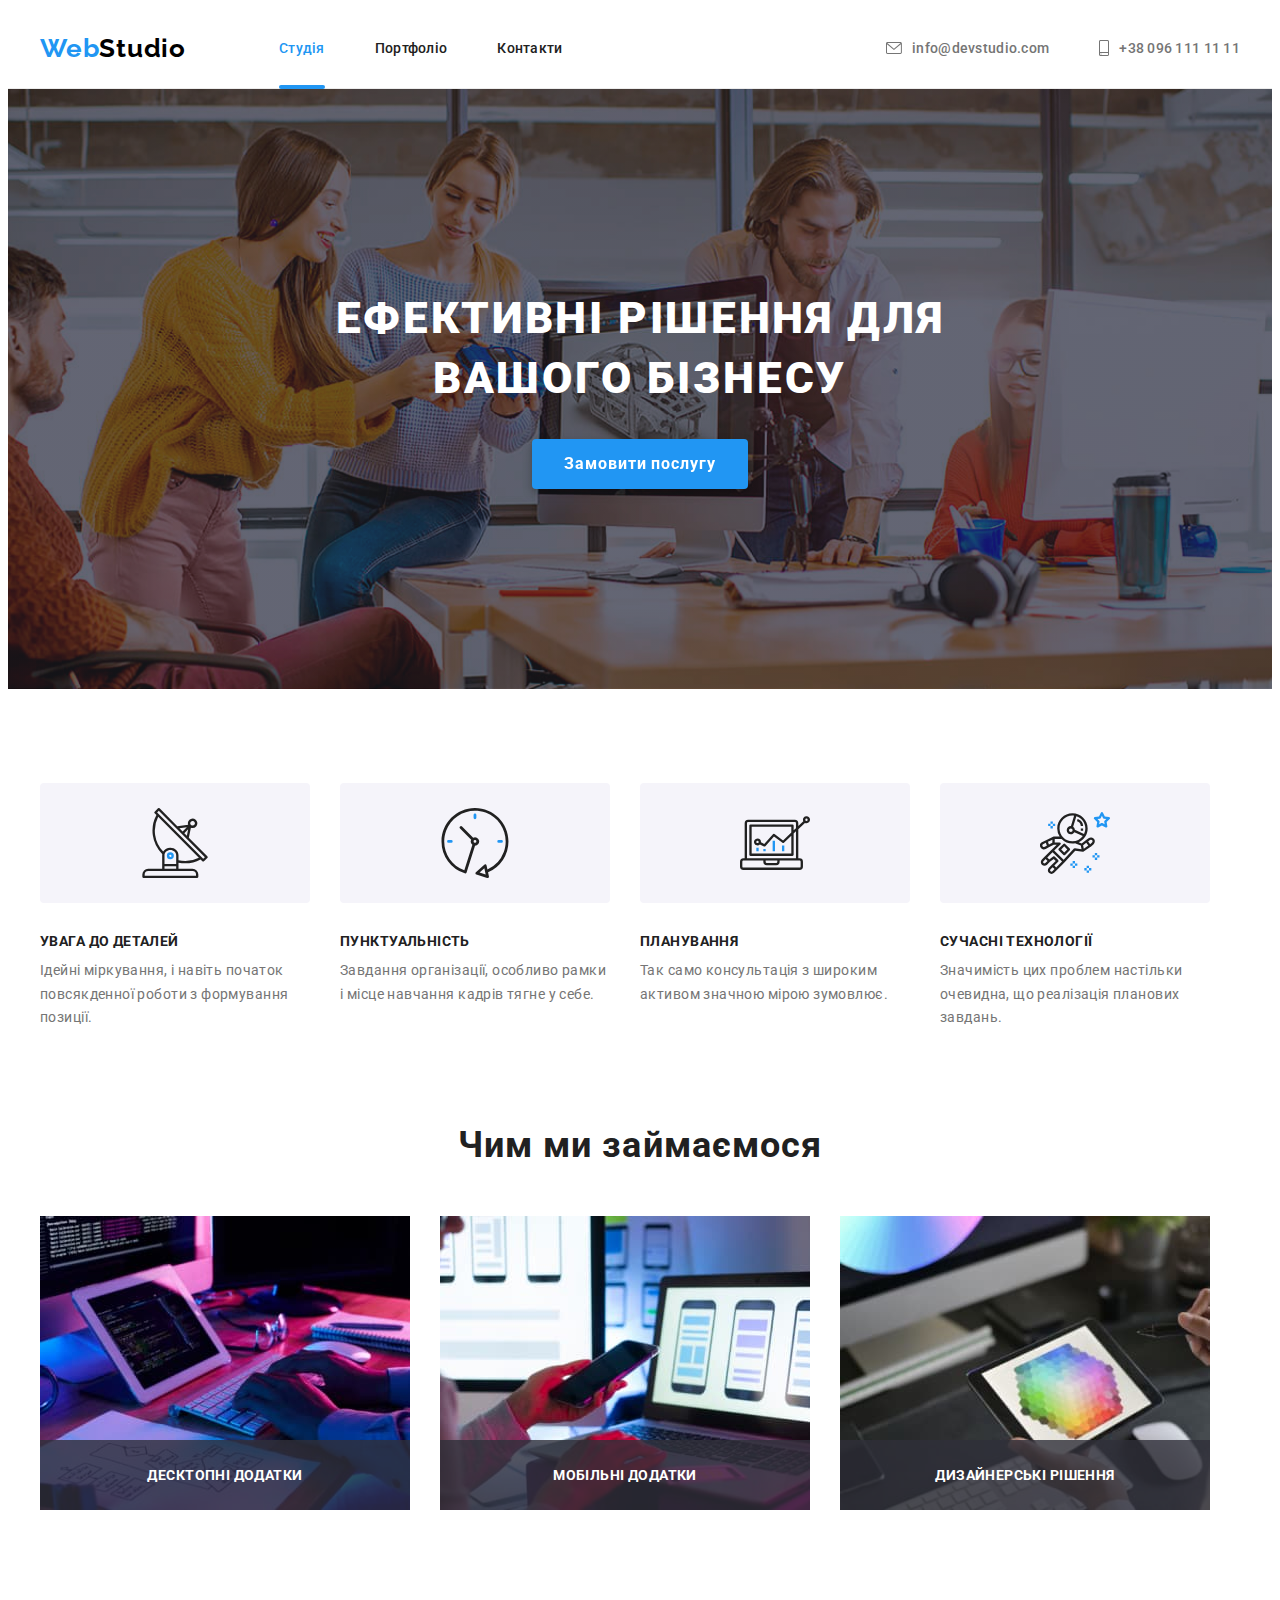
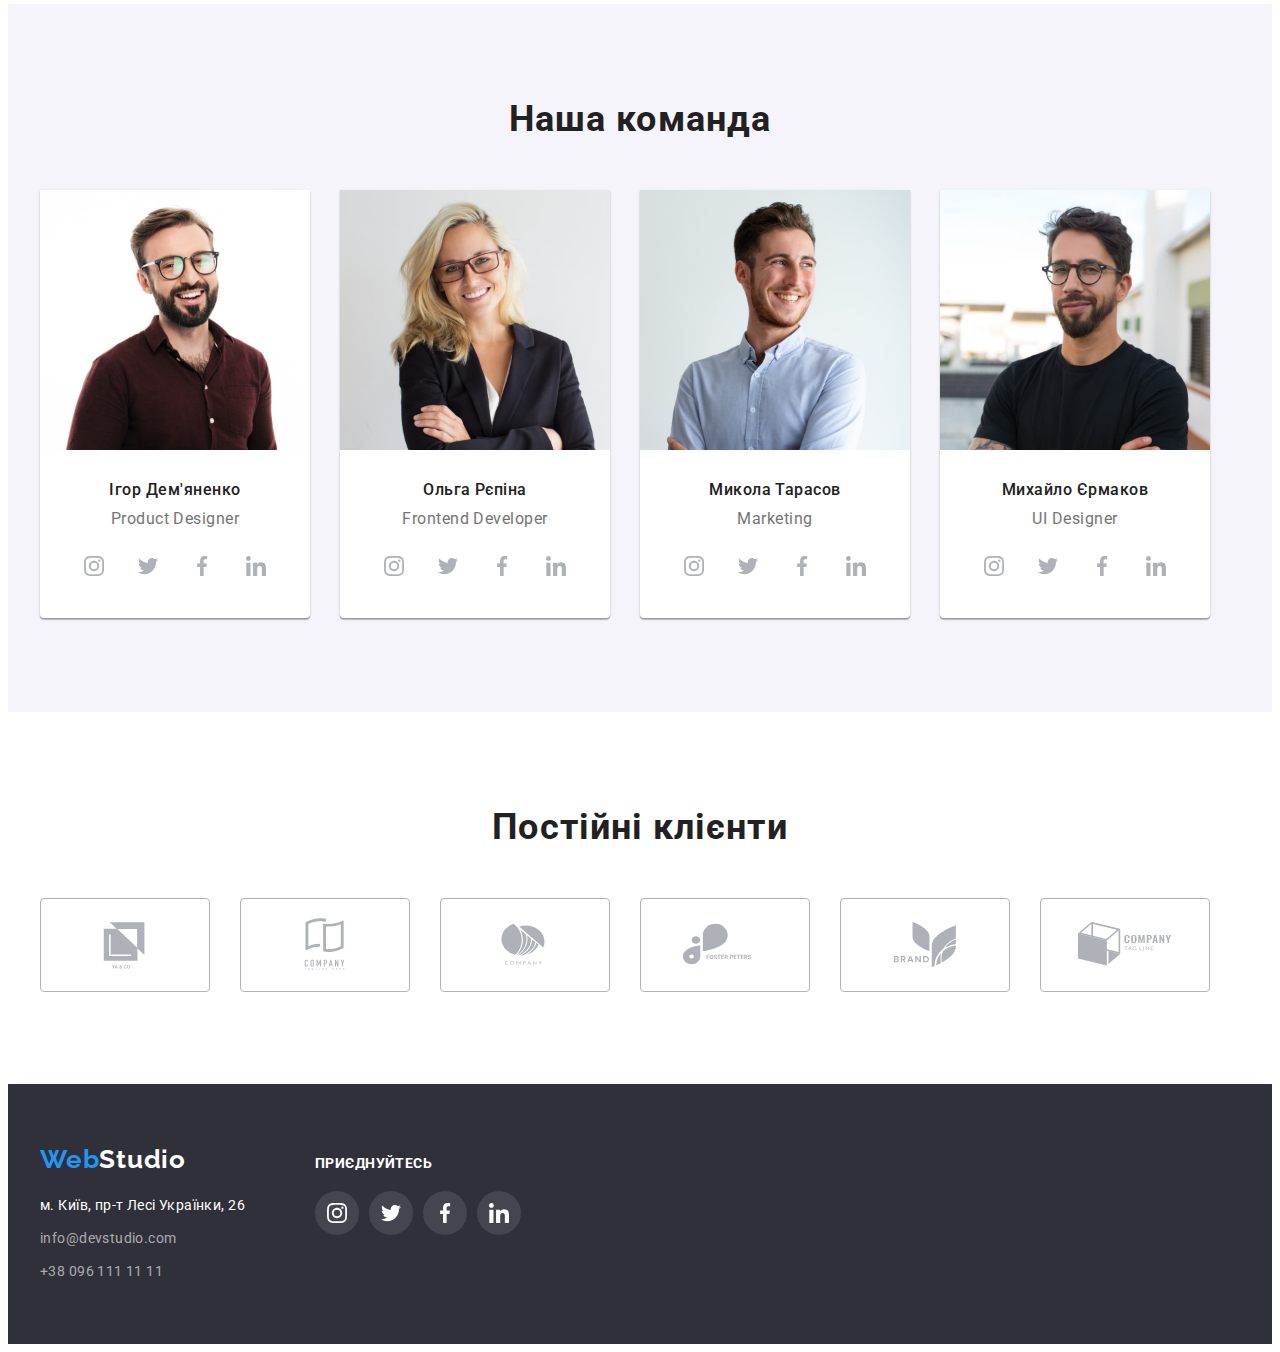
<file: index.html>
<!DOCTYPE html>
<html lang="uk">
  <head>
    <meta charset="UTF-8" />
    <meta name="viewport" content="width=device-width, initial-scale=1.0" />
    <link
      href="https://fonts.googleapis.com/css2?family=Raleway:wght@700&family=Roboto:wght@400;500;700;900&display=swap"
      rel="stylesheet"
    />
    <link
      rel="stylesheet"
      href="https://cdnjs.cloudflare.com/ajax/libs/modern-normalize/2.0.0/modern-normalize.min.css"
      integrity="sha512-4xo8blKMVCiXpTaLzQSLSw3KFOVPWhm/TRtuPVc4WG6kUgjH6J03IBuG7JZPkcWMxJ5huwaBpOpnwYElP/m6wg=="
      crossorigin="anonymous"
      referrerpolicy="no-referrer"
    />
    <link rel="stylesheet" href="./css/styles.css" />
    <title>WebStudio</title>
  </head>
  <body>
    <header class="header">
      <div class="container header-container">
        <a href="./index.html" class="header-logo logo link"
          >Web<span class="header-logo-dark">Studio</span></a
        >
        <nav class="navigation">
          <ul class="navigation-list list">
            <li class="navigation-list-item">
              <a class="navigation-list-link link active" href="./index.html"
                >Студія</a
              >
            </li>
            <li class="navigation-list-item">
              <a class="navigation-list-link link" href="./portfolio.html"
                >Портфоліо</a
              >
            </li>
            <li class="navigation-list-item">
              <a class="navigation-list-link link" href="#">Контакти</a>
            </li>
          </ul>
        </nav>
        <ul class="contacts-list list">
          <li class="contacts-list-item">
            <a class="contacts-list-link link" href="mailto:info@devstudio.com">
              <svg class="contacts-icon" width="16" height="12">
                <use href="./images/icons/sprite.svg#icon-mail"></use>
              </svg>
              info@devstudio.com</a
            >
          </li>
          <li class="contacts-list-item">
            <a class="contacts-list-link link" href="tel:+380961111111"
              ><svg class="contacts-icon" width="10" height="16">
                <use
                  href="./images/icons/sprite.svg#icon-smartphone"
                ></use></svg
              >+38 096 111 11 11</a
            >
          </li>
        </ul>
      </div>
    </header>
    <main>
      <section class="hero">
        <div class="container hero-container">
          <h1 class="hero-title title">Ефективні рішення для вашого бізнесу</h1>
          <button class="hero-btn btn" type="button" data-modal-open>
            Замовити послугу
          </button>
          <div class="backdrop is-hidden" data-modal>
            <div class="modal-wrapper">
              <button type="submit" class="modal-close" data-modal-close>
                <svg class="modal-close-icon" width="18" height="18">
                  <use href="./images/icons/sprite.svg#icon-close"></use>
                </svg>
              </button>
              <form action="" class="modal-form"></form>
            </div>
          </div>
        </div>
      </section>
      <section class="about section">
        <div class="container">
          <ul class="about-list list">
            <li class="about-list-item">
              <div class="icon-container">
                <svg class="about-icon" width="70" height="70">
                  <use href="./images/icons/sprite.svg#icon-antenna"></use>
                </svg>
              </div>
              <h3 class="about-list-item-title">УВАГА ДО ДЕТАЛЕЙ</h3>
              <p class="about-list-item-text">
                Ідейні міркування, і навіть початок повсякденної роботи з
                формування позиції.
              </p>
            </li>
            <li class="about-list-item">
              <div class="icon-container">
                <svg class="about-icon" width="70" height="70">
                  <use href="./images/icons/sprite.svg#icon-clock"></use>
                </svg>
              </div>
              <h3 class="about-list-item-title">ПУНКТУАЛЬНІСТЬ</h3>
              <p class="about-list-item-text">
                Завдання організації, особливо рамки і місце навчання кадрів
                тягне у себе.
              </p>
            </li>
            <li class="about-list-item">
              <div class="icon-container">
                <svg class="about-icon" width="70" height="70">
                  <use href="./images/icons/sprite.svg#icon-diagram"></use>
                </svg>
              </div>
              <h3 class="about-list-item-title">ПЛАНУВАННЯ</h3>
              <p class="about-list-item-text">
                Так само консультація з широким активом значною мірою зумовлює.
              </p>
            </li>
            <li class="about-list-item">
              <div class="icon-container">
                <svg class="about-icon" width="70" height="70">
                  <use href="./images/icons/sprite.svg#icon-astronaut"></use>
                </svg>
              </div>
              <h3 class="about-list-item-title">СУЧАСНІ ТЕХНОЛОГІЇ</h3>
              <p class="about-list-item-text">
                Значимість цих проблем настільки очевидна, що реалізація
                планових завдань.
              </p>
            </li>
          </ul>
        </div>
      </section>
      <section class="specialization section">
        <div class="container">
          <h2 class="specialization-title title">Чим ми займаємося</h2>
          <ul class="specialization-list list">
            <li class="specialization-list-item">
              <img
                src="./images/whatwedo1.jpg"
                alt="Hands on the keyboard"
                width="370"
                height="294"
              />
              <p class="specialization-list-item-text">Десктопні додатки</p>
            </li>
            <li class="specialization-list-item">
              <img
                src="./images/whatwedo2.jpg"
                alt="Phone in a hand"
                width="370"
                height="294"
              />
              <p class="specialization-list-item-text">Мобільні додатки</p>
            </li>
            <li class="specialization-list-item">
              <img
                src="./images/whatwedo3.jpg"
                alt="Tablet in a hand"
                width="370"
                height="294"
              />
              <p class="specialization-list-item-text">Дизайнерські рішення</p>
            </li>
          </ul>
        </div>
      </section>
      <section class="team section">
        <div class="container">
          <h2 class="team-title title">Наша команда</h2>
          <ul class="team-list list">
            <li class="team-list-item">
              <img
                src="./images/team1.jpg"
                alt="Man"
                width="270"
                height="260"
              />
              <div class="team-info">
                <h3 class="team-list-item-title">Ігор Дем'яненко</h3>
                <p class="team-list-item-text">Product Designer</p>
                <ul class="social-list list">
                  <li>
                    <a
                      class="social-link"
                      href=""
                      target="_blank"
                      aria-label="іконка Інстаграм"
                    >
                      <svg class="social-icon" width="20" height="20">
                        <use
                          href="./images/icons/sprite.svg#icon-instagram"
                        ></use>
                      </svg>
                    </a>
                  </li>
                  <li>
                    <a
                      class="social-link"
                      href=""
                      target="_blank"
                      aria-label="іконка Твіттер"
                    >
                      <svg class="social-icon" width="20" height="20">
                        <use
                          href="./images/icons/sprite.svg#icon-twitter"
                        ></use>
                      </svg>
                    </a>
                  </li>
                  <li>
                    <a
                      class="social-link"
                      href=""
                      target="_blank"
                      aria-label="іконка Фейсбук"
                    >
                      <svg class="social-icon" width="20" height="20">
                        <use
                          href="./images/icons/sprite.svg#icon-facebook"
                        ></use></svg
                    ></a>
                  </li>
                  <li>
                    <a
                      class="social-link"
                      href=""
                      target="_blank"
                      aria-label="іконка Лінкедін"
                    >
                      <svg class="social-icon" width="20" height="20">
                        <use
                          href="./images/icons/sprite.svg#icon-linkedin"
                        ></use></svg
                    ></a>
                  </li>
                </ul>
              </div>
            </li>
            <li class="team-list-item">
              <img
                src="./images/team2.jpg"
                alt="Man"
                width="270"
                height="260"
              />
              <div class="team-info">
                <h3 class="team-list-item-title">Ольга Рєпіна</h3>
                <p class="team-list-item-text">Frontend Developer</p>
                <ul class="social-list list">
                  <li>
                    <a
                      class="social-link"
                      href=""
                      target="_blank"
                      aria-label="іконка Інстаграм"
                    >
                      <svg class="social-icon" width="20" height="20">
                        <use
                          href="./images/icons/sprite.svg#icon-instagram"
                        ></use>
                      </svg>
                    </a>
                  </li>
                  <li>
                    <a
                      class="social-link"
                      href=""
                      target="_blank"
                      aria-label="іконка Твіттер"
                    >
                      <svg class="social-icon" width="20" height="20">
                        <use
                          href="./images/icons/sprite.svg#icon-twitter"
                        ></use>
                      </svg>
                    </a>
                  </li>
                  <li>
                    <a
                      class="social-link"
                      href=""
                      target="_blank"
                      aria-label="іконка Фейсбук"
                    >
                      <svg class="social-icon" width="20" height="20">
                        <use
                          href="./images/icons/sprite.svg#icon-facebook"
                        ></use></svg
                    ></a>
                  </li>
                  <li>
                    <a
                      class="social-link"
                      href=""
                      target="_blank"
                      aria-label="іконка Лінкедін"
                    >
                      <svg class="social-icon" width="20" height="20">
                        <use
                          href="./images/icons/sprite.svg#icon-linkedin"
                        ></use></svg
                    ></a>
                  </li>
                </ul>
              </div>
            </li>
            <li class="team-list-item">
              <img
                src="./images/team3.jpg"
                alt="Man"
                width="270"
                height="260"
              />
              <div class="team-info">
                <h3 class="team-list-item-title">Микола Тарасов</h3>
                <p class="team-list-item-text">Marketing</p>
                <ul class="social-list list">
                  <li>
                    <a
                      class="social-link"
                      href=""
                      target="_blank"
                      aria-label="іконка Інстаграм"
                    >
                      <svg class="social-icon" width="20" height="20">
                        <use
                          href="./images/icons/sprite.svg#icon-instagram"
                        ></use>
                      </svg>
                    </a>
                  </li>
                  <li>
                    <a
                      class="social-link"
                      href=""
                      target="_blank"
                      aria-label="іконка Твіттер"
                    >
                      <svg class="social-icon" width="20" height="20">
                        <use
                          href="./images/icons/sprite.svg#icon-twitter"
                        ></use>
                      </svg>
                    </a>
                  </li>
                  <li>
                    <a
                      class="social-link"
                      href=""
                      target="_blank"
                      aria-label="іконка Фейсбук"
                    >
                      <svg class="social-icon" width="20" height="20">
                        <use
                          href="./images/icons/sprite.svg#icon-facebook"
                        ></use></svg
                    ></a>
                  </li>
                  <li>
                    <a
                      class="social-link"
                      href=""
                      target="_blank"
                      aria-label="іконка Лінкедін"
                    >
                      <svg class="social-icon" width="20" height="20">
                        <use
                          href="./images/icons/sprite.svg#icon-linkedin"
                        ></use></svg
                    ></a>
                  </li>
                </ul>
              </div>
            </li>
            <li class="team-list-item">
              <img
                src="./images/team4.jpg"
                alt="Man"
                width="270"
                height="260"
              />
              <div class="team-info">
                <h3 class="team-list-item-title">Михайло Єрмаков</h3>
                <p class="team-list-item-text">UI Designer</p>
                <ul class="social-list list">
                  <li>
                    <a
                      class="social-link"
                      href=""
                      target="_blank"
                      aria-label="іконка Інстаграм"
                    >
                      <svg class="social-icon" width="20" height="20">
                        <use
                          href="./images/icons/sprite.svg#icon-instagram"
                        ></use>
                      </svg>
                    </a>
                  </li>
                  <li>
                    <a
                      class="social-link"
                      href=""
                      target="_blank"
                      aria-label="іконка Твіттер"
                    >
                      <svg class="social-icon" width="20" height="20">
                        <use
                          href="./images/icons/sprite.svg#icon-twitter"
                        ></use>
                      </svg>
                    </a>
                  </li>
                  <li>
                    <a
                      class="social-link"
                      href=""
                      target="_blank"
                      aria-label="іконка Фейсбук"
                    >
                      <svg class="social-icon" width="20" height="20">
                        <use
                          href="./images/icons/sprite.svg#icon-facebook"
                        ></use></svg
                    ></a>
                  </li>
                  <li>
                    <a
                      class="social-link"
                      href=""
                      target="_blank"
                      aria-label="іконка Лінкедін"
                    >
                      <svg class="social-icon" width="20" height="20">
                        <use
                          href="./images/icons/sprite.svg#icon-linkedin"
                        ></use></svg
                    ></a>
                  </li>
                </ul>
              </div>
            </li>
          </ul>
        </div>
      </section>
      <section class="clients section">
        <div class="container">
          <h2 class="clients-title title">Постійні клієнти</h2>
          <ul class="clients-list list">
            <li class="clients-list-item">
              <a href="" class="clients-list-link link"
                ><svg class="clients-icon" width="106" height="60">
                  <use
                    href="./images/icons/sprite.svg#icon-partner1"
                  ></use></svg
              ></a>
            </li>
            <li class="clients-list-item">
              <a href="" class="clients-list-link link"
                ><svg class="clients-icon" width="106" height="60">
                  <use
                    href="./images/icons/sprite.svg#icon-partner2"
                  ></use></svg
              ></a>
            </li>
            <li class="clients-list-item">
              <a href="" class="clients-list-link link"
                ><svg class="clients-icon" width="106" height="60">
                  <use
                    href="./images/icons/sprite.svg#icon-partner3"
                  ></use></svg
              ></a>
            </li>
            <li class="clients-list-item">
              <a href="" class="clients-list-link link"
                ><svg class="clients-icon" width="106" height="60">
                  <use
                    href="./images/icons/sprite.svg#icon-partner4"
                  ></use></svg
              ></a>
            </li>
            <li class="clients-list-item">
              <a href="" class="clients-list-link link">
                <svg class="clients-icon" width="106" height="60">
                  <use
                    href="./images/icons/sprite.svg#icon-partner5"
                  ></use></svg
              ></a>
            </li>
            <li class="clients-list-item">
              <a href="" class="clients-list-link link"
                ><svg class="clients-icon" width="106" height="60">
                  <use
                    href="./images/icons/sprite.svg#icon-partner6"
                  ></use></svg
              ></a>
            </li>
          </ul>
        </div>
      </section>
    </main>
    <footer class="footer">
      <div class="container footer-container">
        <div class="address-container">
          <a href="./index.html" class="footer-logo logo link"
            >Web<span class="footer-logo-white">Studio</span></a
          >
          <address class="address">
            <p class="footer-address">м. Київ, пр-т Лесі Українки, 26</p>
            <ul class="footer-list list">
              <li class="footer-list-item">
                <a
                  class="footer-list-item-link link"
                  href="mailto:info@devstudio.com"
                  >info@devstudio.com</a
                >
              </li>
              <li class="footer-list-item">
                <a class="footer-list-item-link link" href="tel:+380961111111"
                  >+38 096 111 11 11</a
                >
              </li>
            </ul>
          </address>
        </div>
        <div class="join-container">
          <p class="join-text">приєднуйтесь</p>
          <ul class="social-list list">
            <li>
              <a href="" class="social-link social-link-gray link"
                ><svg
                  class="social-icon social-icon-white"
                  width="20"
                  height="20"
                >
                  <use
                    href="./images/icons/sprite.svg#icon-instagram"
                  ></use></svg
              ></a>
            </li>
            <li>
              <a href="" class="social-link social-link-gray link"
                ><svg
                  class="social-icon social-icon-white"
                  width="20"
                  height="20"
                >
                  <use href="./images/icons/sprite.svg#icon-twitter"></use></svg
              ></a>
            </li>
            <li>
              <a href="" class="social-link social-link-gray link"
                ><svg
                  class="social-icon social-icon-white"
                  width="20"
                  height="20"
                >
                  <use
                    href="./images/icons/sprite.svg#icon-facebook"
                  ></use></svg
              ></a>
            </li>
            <li>
              <a href="" class="social-link social-link-gray link"
                ><svg
                  class="social-icon social-icon-white"
                  width="20"
                  height="20"
                >
                  <use
                    href="./images/icons/sprite.svg#icon-linkedin"
                  ></use></svg
              ></a>
            </li>
          </ul>
        </div>
      </div>
    </footer>
    <script src="./js/modal.js"></script>
  </body>
</html>
</file>
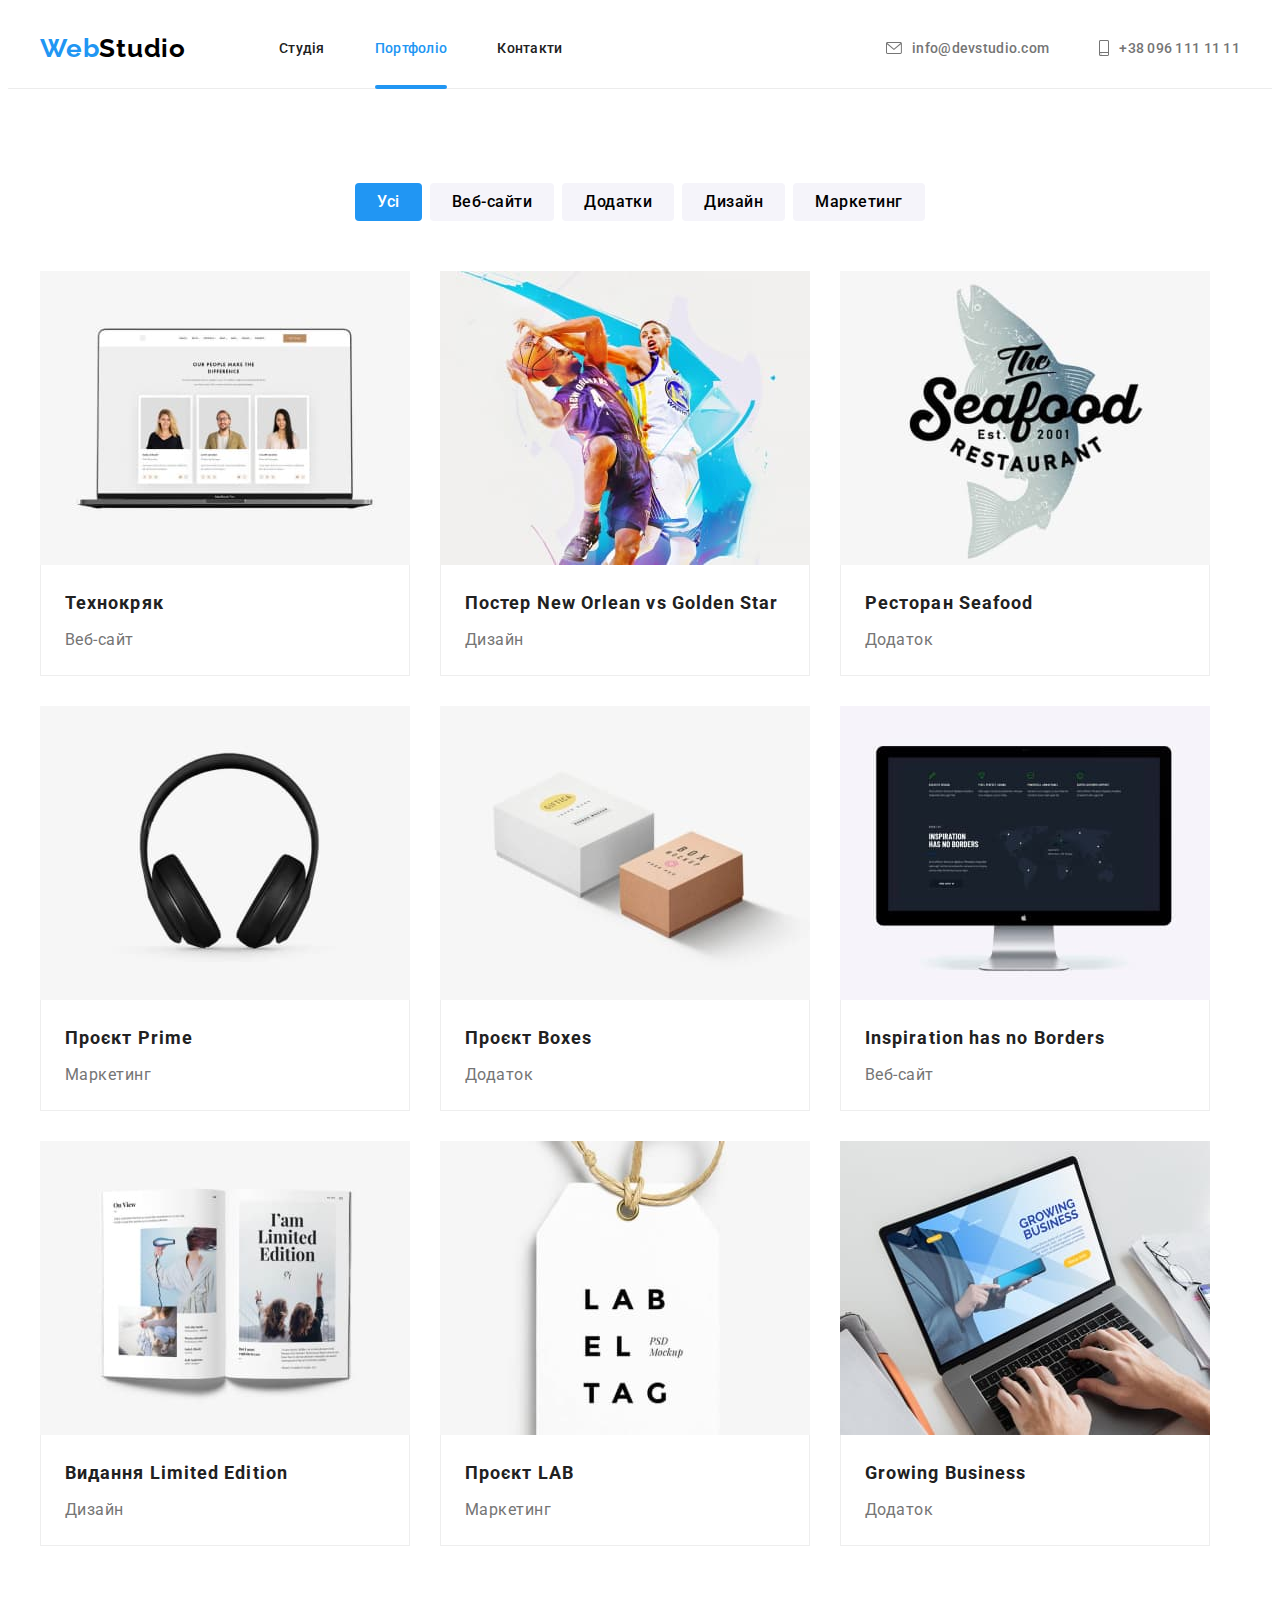
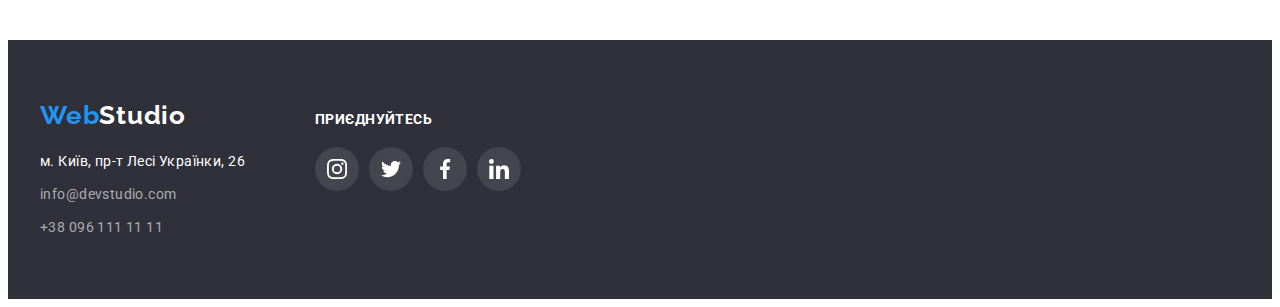
<file: portfolio.html>
<!DOCTYPE html>
<html lang="uk">
  <head>
    <meta charset="UTF-8" />
    <meta name="viewport" content="width=device-width, initial-scale=1.0" />
    <link
      href="https://fonts.googleapis.com/css2?family=Raleway:wght@700&family=Roboto:wght@400;500;700;900&display=swap"
      rel="stylesheet"
    />
    <link
      rel="stylesheet"
      href="https://cdnjs.cloudflare.com/ajax/libs/modern-normalize/2.0.0/modern-normalize.min.css"
      integrity="sha512-4xo8blKMVCiXpTaLzQSLSw3KFOVPWhm/TRtuPVc4WG6kUgjH6J03IBuG7JZPkcWMxJ5huwaBpOpnwYElP/m6wg=="
      crossorigin="anonymous"
      referrerpolicy="no-referrer"
    />
    <link rel="stylesheet" href="./css/styles.css" />
    <title>Портфоліо</title>
  </head>
  <body>
    <header class="header">
      <div class="container header-container">
        <a href="./index.html" class="header-logo logo link"
          >Web<span class="header-logo-dark">Studio</span></a
        >
        <nav class="navigation">
          <ul class="navigation-list list">
            <li class="navigation-list-item">
              <a class="navigation-list-link link" href="./index.html"
                >Студія</a
              >
            </li>
            <li class="navigation-list-item">
              <a
                class="navigation-list-link link active"
                href="./portfolio.html"
                >Портфоліо</a
              >
            </li>
            <li class="navigation-list-item">
              <a class="navigation-list-link link" href="#">Контакти</a>
            </li>
          </ul>
        </nav>
        <ul class="contacts-list list">
          <li class="contacts-list-item">
            <a class="contacts-list-link link" href="mailto:info@devstudio.com">
              <svg class="contacts-icon" width="16" height="12">
                <use href="./images/icons/sprite.svg#icon-mail"></use>
              </svg>
              info@devstudio.com</a
            >
          </li>
          <li class="contacts-list-item">
            <a class="contacts-list-link link" href="tel:+380961111111"
              ><svg class="contacts-icon" width="10" height="16">
                <use
                  href="./images/icons/sprite.svg#icon-smartphone"
                ></use></svg
              >+38 096 111 11 11</a
            >
          </li>
        </ul>
      </div>
    </header>
    <main>
      <section class="projects section">
        <div class="container">
          <ul class="projects-list list">
            <li class="projects-list-item">
              <button class="projects-btn btn active" type="button">Усі</button>
            </li>
            <li class="projects-list-item">
              <button class="projects-btn btn" type="button">Веб-сайти</button>
            </li>
            <li class="projects-list-item">
              <button class="projects-btn btn" type="button">Додатки</button>
            </li>
            <li class="projects-list-item">
              <button class="projects-btn btn" type="button">Дизайн</button>
            </li>
            <li class="projects-list-item">
              <button class="projects-btn btn" type="button">Маркетинг</button>
            </li>
          </ul>
          <ul class="projects-type-list list">
            <li class="projects-type-list-item">
              <a class="projects-type-list-link link" href="">
                <div class="project-overlay-wrapper">
                  <img
                    src="./images/portfolio/portfolio-img1.jpg"
                    alt="Laptop"
                    width="370"
                    height="294"
                  />
                  <div class="projects-overlay">
                    <p class="projects-overlay-text">
                      Ресурс пропонує комплексні пропозиції з різним рівнем
                      функціоналу та сервісів. Все це дозволить відвідувачу
                      отримати вичерпні відомості про компанію чи приватну
                      особу.
                    </p>
                  </div>
                </div>
                <div class="projects-info">
                  <h3 class="projects-type-list-title">Технокряк</h3>
                  <p class="projects-type-list-text">Веб-сайт</p>
                </div>
              </a>
            </li>
            <li class="projects-type-list-item">
              <a class="projects-type-list-link link" href="">
                <div class="project-overlay-wrapper">
                  <img
                    src="./images/portfolio/portfolio-img2.jpg"
                    alt="Laptop"
                    width="370"
                    height="294"
                  />
                  <div class="projects-overlay">
                    <p class="projects-overlay-text">
                      Ресурс пропонує комплексні пропозиції з різним рівнем
                      функціоналу та сервісів. Все це дозволить відвідувачу
                      отримати вичерпні відомості про компанію чи приватну
                      особу.
                    </p>
                  </div>
                </div>
                <div class="projects-info">
                  <h3 class="projects-type-list-title">
                    Постер New Orlean vs Golden Star
                  </h3>
                  <p class="projects-type-list-text">Дизайн</p>
                </div>
              </a>
            </li>
            <li class="projects-type-list-item">
              <a class="projects-type-list-link link" href=""
                ><div class="project-overlay-wrapper">
                  <img
                    src="./images/portfolio/portfolio-img3.jpg"
                    alt="Laptop"
                    width="370"
                    height="294"
                  />
                  <div class="projects-overlay">
                    <p class="projects-overlay-text">
                      Ресурс пропонує комплексні пропозиції з різним рівнем
                      функціоналу та сервісів. Все це дозволить відвідувачу
                      отримати вичерпні відомості про компанію чи приватну
                      особу.
                    </p>
                  </div>
                </div>
                <div class="projects-info">
                  <h3 class="projects-type-list-title">Ресторан Seafood</h3>
                  <p class="projects-type-list-text">Додаток</p>
                </div>
              </a>
            </li>
            <li class="projects-type-list-item">
              <a class="projects-type-list-link link" href=""
                ><div class="project-overlay-wrapper">
                  <img
                    src="./images/portfolio/portfolio-img4.jpg"
                    alt="Laptop"
                    width="370"
                    height="294"
                  />
                  <div class="projects-overlay">
                    <p class="projects-overlay-text">
                      Ресурс пропонує комплексні пропозиції з різним рівнем
                      функціоналу та сервісів. Все це дозволить відвідувачу
                      отримати вичерпні відомості про компанію чи приватну
                      особу.
                    </p>
                  </div>
                </div>
                <div class="projects-info">
                  <h3 class="projects-type-list-title">Проєкт Prime</h3>
                  <p class="projects-type-list-text">Маркетинг</p>
                </div>
              </a>
            </li>
            <li class="projects-type-list-item">
              <a class="projects-type-list-link link" href=""
                ><div class="project-overlay-wrapper">
                  <img
                    src="./images/portfolio/portfolio-img5.jpg"
                    alt="Laptop"
                    width="370"
                    height="294"
                  />
                  <div class="projects-overlay">
                    <p class="projects-overlay-text">
                      Ресурс пропонує комплексні пропозиції з різним рівнем
                      функціоналу та сервісів. Все це дозволить відвідувачу
                      отримати вичерпні відомості про компанію чи приватну
                      особу.
                    </p>
                  </div>
                </div>
                <div class="projects-info">
                  <h3 class="projects-type-list-title">Проєкт Boxes</h3>
                  <p class="projects-type-list-text">Додаток</p>
                </div>
              </a>
            </li>
            <li class="projects-type-list-item">
              <a class="projects-type-list-link link" href="">
                <div class="project-overlay-wrapper">
                  <img
                    src="./images/portfolio/portfolio-img6.jpg"
                    alt="Laptop"
                    width="370"
                    height="294"
                  />
                  <div class="projects-overlay">
                    <p class="projects-overlay-text">
                      Ресурс пропонує комплексні пропозиції з різним рівнем
                      функціоналу та сервісів. Все це дозволить відвідувачу
                      отримати вичерпні відомості про компанію чи приватну
                      особу.
                    </p>
                  </div>
                </div>
                <div class="projects-info">
                  <h3 class="projects-type-list-title">
                    Inspiration has no Borders
                  </h3>
                  <p class="projects-type-list-text">Веб-сайт</p>
                </div>
              </a>
            </li>
            <li class="projects-type-list-item">
              <a class="projects-type-list-link link" href=""
                ><div class="project-overlay-wrapper">
                  <img
                    src="./images/portfolio/portfolio-img7.jpg"
                    alt="Laptop"
                    width="370"
                    height="294"
                  />
                  <div class="projects-overlay">
                    <p class="projects-overlay-text">
                      Ресурс пропонує комплексні пропозиції з різним рівнем
                      функціоналу та сервісів. Все це дозволить відвідувачу
                      отримати вичерпні відомості про компанію чи приватну
                      особу.
                    </p>
                  </div>
                </div>
                <div class="projects-info">
                  <h3 class="projects-type-list-title">
                    Видання Limited Edition
                  </h3>
                  <p class="projects-type-list-text">Дизайн</p>
                </div>
              </a>
            </li>
            <li class="projects-type-list-item">
              <a class="projects-type-list-link link" href=""
                ><div class="project-overlay-wrapper">
                  <img
                    src="./images/portfolio/portfolio-img8.jpg"
                    alt="Laptop"
                    width="370"
                    height="294"
                  />
                  <div class="projects-overlay">
                    <p class="projects-overlay-text">
                      Ресурс пропонує комплексні пропозиції з різним рівнем
                      функціоналу та сервісів. Все це дозволить відвідувачу
                      отримати вичерпні відомості про компанію чи приватну
                      особу.
                    </p>
                  </div>
                </div>
                <div class="projects-info">
                  <h3 class="projects-type-list-title">Проєкт LAB</h3>
                  <p class="projects-type-list-text">Маркетинг</p>
                </div>
              </a>
            </li>
            <li class="projects-type-list-item">
              <a class="projects-type-list-link link" href=""
                ><div class="project-overlay-wrapper">
                  <img
                    src="./images/portfolio/portfolio-img9.jpg"
                    alt="Laptop"
                    width="370"
                    height="294"
                  />
                  <div class="projects-overlay">
                    <p class="projects-overlay-text">
                      Ресурс пропонує комплексні пропозиції з різним рівнем
                      функціоналу та сервісів. Все це дозволить відвідувачу
                      отримати вичерпні відомості про компанію чи приватну
                      особу.
                    </p>
                  </div>
                </div>
                <div class="projects-info">
                  <h3 class="projects-type-list-title">Growing Business</h3>
                  <p class="projects-type-list-text">Додаток</p>
                </div>
              </a>
            </li>
          </ul>
        </div>
      </section>
    </main>
    <footer class="footer">
      <div class="container footer-container">
        <div class="address-container">
          <a href="./index.html" class="footer-logo logo link"
            >Web<span class="footer-logo-white">Studio</span></a
          >
          <address class="address">
            <p class="footer-address">м. Київ, пр-т Лесі Українки, 26</p>
            <ul class="footer-list list">
              <li class="footer-list-item">
                <a
                  class="footer-list-item-link link"
                  href="mailto:info@devstudio.com"
                  >info@devstudio.com</a
                >
              </li>
              <li class="footer-list-item">
                <a class="footer-list-item-link link" href="tel:+380961111111"
                  >+38 096 111 11 11</a
                >
              </li>
            </ul>
          </address>
        </div>
        <div class="join-container">
          <p class="join-text">приєднуйтесь</p>
          <ul class="social-list list">
            <li>
              <a href="" class="social-link social-link-gray link"
                ><svg
                  class="social-icon social-icon-white"
                  width="20"
                  height="20"
                >
                  <use
                    href="./images/icons/sprite.svg#icon-instagram"
                  ></use></svg
              ></a>
            </li>
            <li>
              <a href="" class="social-link social-link-gray link"
                ><svg
                  class="social-icon social-icon-white"
                  width="20"
                  height="20"
                >
                  <use href="./images/icons/sprite.svg#icon-twitter"></use></svg
              ></a>
            </li>
            <li>
              <a href="" class="social-link social-link-gray link"
                ><svg
                  class="social-icon social-icon-white"
                  width="20"
                  height="20"
                >
                  <use
                    href="./images/icons/sprite.svg#icon-facebook"
                  ></use></svg
              ></a>
            </li>
            <li>
              <a href="" class="social-link social-link-gray link"
                ><svg
                  class="social-icon social-icon-white"
                  width="20"
                  height="20"
                >
                  <use
                    href="./images/icons/sprite.svg#icon-linkedin"
                  ></use></svg
              ></a>
            </li>
          </ul>
        </div>
      </div>
    </footer>
  </body>
</html>
</file>
<file: css/styles.css>
:root {
  /* Шрифти */
  --main-font: Roboto, sans-serif;
  --secondary-font: Raleway;
  /* Кольори */
  --title-cl: #212121;
  --txt-cl: #757575;
  --accent-cl: #2196f3;
  --bg-cl: #2f303a;
}
/* Загальні стилі */
body {
  font-family: var(--main-font);
  color: var(--txt-cl);
  font-size: 14px;
}

h1,
h2,
h3,
h4,
h5,
h5,
p {
  margin: 0;
}

img {
  display: block;
}

ul,
ol {
  padding: 0;
  margin: 0;
}

.container {
  width: 1200px;
  padding-left: 15px;
  padding-right: 15px;
  margin: 0 auto;
}

.list {
  list-style: none;
}

.link {
  text-decoration: none;
  display: block;
}

.logo {
  color: var(--accent-cl);
  font-family: Raleway;
  font-size: 26px;
  font-weight: 700;
  letter-spacing: 0.78px;
}

.btn {
  border: none;
  font-family: inherit;
  cursor: pointer;
}

.title {
  color: var(--title-cl);
  font-size: 36px;
  font-weight: 700;
  letter-spacing: 1.08px;
  text-align: center;
}

.section {
  padding-top: 94px;
  padding-bottom: 94px;
}

/* Хедер */

.header {
  border-bottom: 1px solid #ececec;
}

.header-logo {
  margin-right: 93px;
}

.header-container {
  display: flex;
  align-items: center;
}

.header-logo-dark {
  color: #000;
}

.navigation-list {
  display: flex;
}

.navigation-list-item {
  margin-right: 50px;
}

.navigation-list-item:last-child {
  margin: 0;
}

.navigation-list-link {
  color: var(--title-cl);
  font-weight: 500;
  letter-spacing: 0.28px;
  transition: color 0.25s cubic-bezier(0.4, 0, 0.2, 1);
  padding-top: 32px;
  padding-bottom: 32px;
  position: relative;
}

.navigation-list-link.active {
  color: var(--accent-cl);
}

.navigation-list-link.active::after {
  content: '';
  position: absolute;
  left: 0;
  bottom: -1px;
  width: 100%;
  height: 4px;
  border-radius: 2px;
  background-color: var(--accent-cl);
}

.navigation-list-link:hover,
.navigation-list-link:focus {
  color: var(--accent-cl);
}

.contacts-list {
  margin-left: auto;
  display: flex;
}

.contacts-list-item {
  margin-right: 50px;
}

.contacts-list-item:last-child {
  margin-right: 0;
}

.contacts-list-link {
  color: var(--txt-cl);
  font-weight: 500;
  letter-spacing: 0.28px;
  transition: color 0.25s cubic-bezier(0.4, 0, 0.2, 1);
  padding-top: 32px;
  padding-bottom: 32px;
  display: flex;
  align-items: center;
}

.contacts-list-link:hover,
.contacts-list-link:focus {
  color: var(--accent-cl);
}

.contacts-icon {
  margin-right: 10px;
  fill: currentColor;
}

/* Головна секція */

.hero {
  background-color: var(--bg-cl);
  padding-top: 200px;
  padding-bottom: 200px;
  background-image: linear-gradient(
      to bottom,
      rgba(47, 48, 58, 0.4),
      rgba(47, 48, 58, 0.4)
    ),
    url(../images/hero/hero-bg.png);
  background-repeat: no-repeat;
  background-position: center;
  background-size: cover;
  max-width: 1600px;
  margin: 0 auto;
}

.hero-container {
  padding: 0;
}

.hero-title {
  color: #fff;
  font-size: 44px;
  font-weight: 900;
  line-height: 1.36;
  letter-spacing: 2.64px;
  text-transform: uppercase;
  margin-bottom: 30px;
  margin-left: auto;
  margin-right: auto;
  width: 694px;
}

.hero-btn {
  background-color: var(--accent-cl);
  filter: drop-shadow(0px 4px 4px rgba(0, 0, 0, 0.25));
  color: #fff;
  display: block;
  font-size: 16px;
  font-weight: 700;
  line-height: 1.87;
  letter-spacing: 0.96px;
  border-radius: 4px;
  transition: background-color 0.25s cubic-bezier(0.4, 0, 0.2, 1);
  padding: 10px 32px;
  min-width: 216px;
  max-width: 250px;
  margin-left: auto;
  margin-right: auto;
}

.hero-btn:hover,
.hero-btn:focus {
  background-color: #158bec;
}

/* Модальне вікно */

.backdrop {
  position: fixed;
  top: 0;
  left: 0;
  z-index: 10;
  width: 100%;
  height: 100%;
  background-color: rgba(47, 48, 58, 0.6);
  transition: visibility 0.6s cubic-bezier(0.4, 0, 0.2, 1), opacity 0.6s cubic-bezier(0.4, 0, 0.2, 1);
}

.backdrop.is-hidden {
  visibility: hidden;
  opacity: 0;
  pointer-events: none;
}

.backdrop.is-hidden .modal-wrapper {
  transform: translateX(-50%) translateY(-50%) scale(0.8);
}

.modal-wrapper {
  position: absolute;
  width: 528px;
  height: 581px;
  background-color: #fff;
  border-radius: 4px;
  box-shadow: 0px 2px 1px 0px rgba(0, 0, 0, 0.2),
    0px 1px 1px 0px rgba(0, 0, 0, 0.14), 0px 1px 3px 0px rgba(0, 0, 0, 0.12);
  top: 50%;
  left: 50%;
  transform: translateX(-50%) translateY(-50%) scale(1);
  transition: transform 0.6s cubic-bezier(0.4, 0, 0.2, 1);
}

.modal-close {
  position: absolute;
  right: 8px;
  top: 8px;
  width: 30px;
  height: 30px;
  border-radius: 50%;
  display: flex;
  justify-content: center;
  align-items: center;
  background-color: transparent;
  cursor: pointer;
  border: 1px solid rgba(0, 0, 0, 0.1);
}

/* Секція про нас */

.about.section {
  padding-bottom: 0;
}

.about-list {
  display: flex;
}

.about-list-item {
  margin-right: 30px;
  width: 270px;
}

.about-list-item:last-child {
  margin-right: 0;
}

.about-list-item-title {
  color: var(--title-cl);
  font-weight: 700;
  font-size: 14px;
  letter-spacing: 0.42px;
  text-transform: uppercase;
  margin-bottom: 10px;
}

.about-list-item-text {
  line-height: 1.71;
  letter-spacing: 0.42px;
}

.icon-container {
  display: flex;
  justify-content: center;
  align-items: center;
  height: 120px;
  margin-bottom: 30px;
  background-color: #f5f4fa;
  border-radius: 4px;
}

/* Секція спеціалізація */

.specialization-title {
  margin-bottom: 50px;
}

.specialization-list {
  display: flex;
  gap: 30px;
}

.specialization-list-item {
  position: relative;
}

.specialization-list-item-text {
  position: absolute;
  left: 0;
  bottom: 0;
  display: flex;
  justify-content: center;
  align-items: center;
  text-transform: uppercase;
  color: #fff;
  letter-spacing: 0.42px;
  font-weight: 700;
  width: 100%;
  height: 70px;
  background-color: rgba(47, 48, 58, 0.8);
}

/* Секція команда */

.team {
  background-color: #f5f4fa;
}

.team-title {
  margin-bottom: 50px;
}

.team-list {
  display: flex;
  gap: 30px;
}

.team-list-item {
  background-color: #fff;
  box-shadow: 0px 2px 1px 0px rgba(0, 0, 0, 0.2),
    0px 1px 1px 0px rgba(0, 0, 0, 0.14), 0px 1px 3px 0px rgba(0, 0, 0, 0.12);
  border-radius: 0px 0px 4px 4px;
}

.team-info {
  padding-top: 30px;
  padding-bottom: 30px;
}

.team-list-item-title {
  color: var(--title-cl);
  font-size: 16px;
  font-weight: 500;
  letter-spacing: 0.48px;
  text-align: center;
  margin-bottom: 10px;
}

.team-list-item-text {
  font-size: 16px;
  letter-spacing: 0.48px;
  margin-bottom: 16px;
  text-align: center;
}

.social-list {
  display: flex;
  justify-content: center;
  align-items: center;
  gap: 10px;
}

.social-link {
  display: flex;
  align-items: center;
  justify-content: center;
  width: 44px;
  height: 44px;
  background-color: #fff;
  border-radius: 50%;
  color: #afb1b8;
  transition: background-color 0.25s cubic-bezier(0.4, 0, 0.2, 1);
}

.social-link:hover,
.social-link:focus {
  background-color: var(--accent-cl);
}

.social-icon {
  fill: currentColor;
  transition: fill 0.25s cubic-bezier(0.4, 0, 0.2, 1);
}

.social-link:hover .social-icon,
.social-link:focus .social-icon {
  fill: #fff;
}

/* Секція постійні клієнти */

.clients-title {
  margin-bottom: 50px;
}

.clients-list {
  display: flex;
  align-items: center;
  gap: 30px;
}

.clients-list-item {
  width: 170px;
  height: 92px;
  color: #afb1b8;
}

.clients-icon {
  fill: currentColor;
  transition: fill 0.25s cubic-bezier(0.4, 0, 0.2, 1);
}

.clients-list-link {
  display: flex;
  justify-content: center;
  align-items: center;
  height: 100%;
  color: #afb1b8;
  border-radius: 4px;
  border: 1px solid #afb1b8;
  transition: border 0.25s cubic-bezier(0.4, 0, 0.2, 1);
}

.clients-list-link:hover,
.clients-list-link:focus {
  border: 1px solid var(--accent-cl);
}

.clients-list-link:hover .clients-icon,
.clients-list-link:focus .clients-icon {
  fill: var(--accent-cl);
}

/* Футера */

.footer {
  background-color: var(--bg-cl);
  padding-top: 60px;
  padding-bottom: 60px;
}

.footer-logo {
  margin-bottom: 20px;
}

.footer-logo {
  font-style: normal;
}

.footer-logo-white {
  color: #fff;
}

.address {
  margin-right: 70px;
}

.footer-address {
  font-style: normal;
  color: #fff;
  line-height: 1.71;
  letter-spacing: 0.42px;
  margin-bottom: 9px;
}

.footer-list-item {
  margin-bottom: 9px;
}

.footer-list-item:last-child {
  margin-bottom: 0;
}

.footer-list-item-link {
  color: rgba(255, 255, 255, 0.6);
  font-style: normal;
  line-height: 1.71;
  letter-spacing: 0.42px;
  transition: color 0.25s cubic-bezier(0.4, 0, 0.2, 1);
}

.footer-list-item-link:hover,
.footer-list-item-link:focus {
  color: var(--accent-cl);
}

.footer-container {
  display: flex;
  align-items: baseline;
}

.join-text {
  color: #fff;
  font-size: 14px;
  font-weight: 700;
  letter-spacing: 0.42px;
  text-transform: uppercase;
  margin-bottom: 20px;
}

.social-link-gray {
  color: #fff;
  background-color: rgba(255, 255, 255, 0.1);
}

/* 
Стилі портфоліо
*/

/* Проєкти */

.projects-list {
  display: flex;
  justify-content: center;
  margin-bottom: 50px;
}

.projects-list-item {
  margin-right: 8px;
}

.projects-list-item:last-child {
  margin-right: 0;
}

.projects-btn.active {
  background-color: var(--accent-cl);
  color: #fff;
}

.projects-btn {
  font-size: 16px;
  background-color: #f5f4fa;
  font-weight: 500;
  line-height: 1.62;
  padding: 6px 22px;
  border-radius: 4px;
  letter-spacing: 0.48px;
  transition-property: background-color, color, box-shadow;
  transition-duration: 0.25s;
  transition-timing-function: cubic-bezier(0.4, 0, 0.2, 1);
}

.projects-btn:hover,
.projects-btn:focus {
  color: #fff;
  background-color: var(--accent-cl);
  box-shadow: 0px 2px 2px 0px rgba(0, 0, 0, 0.12),
    0px 1px 2px 0px rgba(0, 0, 0, 0.08), 0px 3px 1px 0px rgba(0, 0, 0, 0.1);
}

.projects-type-list {
  display: flex;
  align-items: flex-end;
  flex-wrap: wrap;
  gap: 30px;
}

.projects-type-list-link {
  transition: box-shadow 0.25s cubic-bezier(0.4, 0, 0.2, 1);
}

.projects-type-list-link:hover,
.projects-type-list-link:focus {
  box-shadow: 1px 4px 6px 0px rgba(0, 0, 0, 0.16),
    0px 4px 4px 0px rgba(0, 0, 0, 0.06), 0px 1px 1px 0px rgba(0, 0, 0, 0.12);
}

.projects-info {
  padding-top: 20px;
  padding-right: 24px;
  padding-bottom: 20px;
  padding-left: 24px;
  border-right: 1px solid #eee;
  border-bottom: 1px solid #eee;
  border-left: 1px solid #eee;
}

.projects-type-list-title {
  margin-bottom: 4px;
}

.projects-type-list-item {
  background: #fff;
}

.projects-type-list-title {
  color: var(--title-cl);
  font-size: 18px;
  font-weight: 700;
  line-height: 2;
  letter-spacing: 1.08px;
}

.projects-type-list-text {
  color: var(--txt-cl);
  font-size: 16px;
  line-height: 1.87;
  letter-spacing: 0.48px;
}

.project-overlay-wrapper {
  position: relative;
  overflow: hidden;
}

.projects-overlay {
  background: rgba(33, 150, 243, 0.9);
  position: absolute;
  left: 0;
  top: 0;
  width: 100%;
  height: 100%;
  display: flex;
  justify-content: center;
  align-items: center;
  transform: translateY(100%);
  opacity: 0;
  transition: transform 0.25s cubic-bezier(0.4, 0, 0.2, 1);
}
.projects-type-list-link:hover .projects-overlay,
.projects-type-list-link:focus .projects-overlay {
  transform: translateY(0);
  opacity: 1;
}

.projects-overlay-text {
  width: 322px;
  color: #fff;
  font-family: Roboto;
  font-size: 18px;
  font-weight: 400;
  line-height: 1.55;
  letter-spacing: 0.54px;
}
</file>
